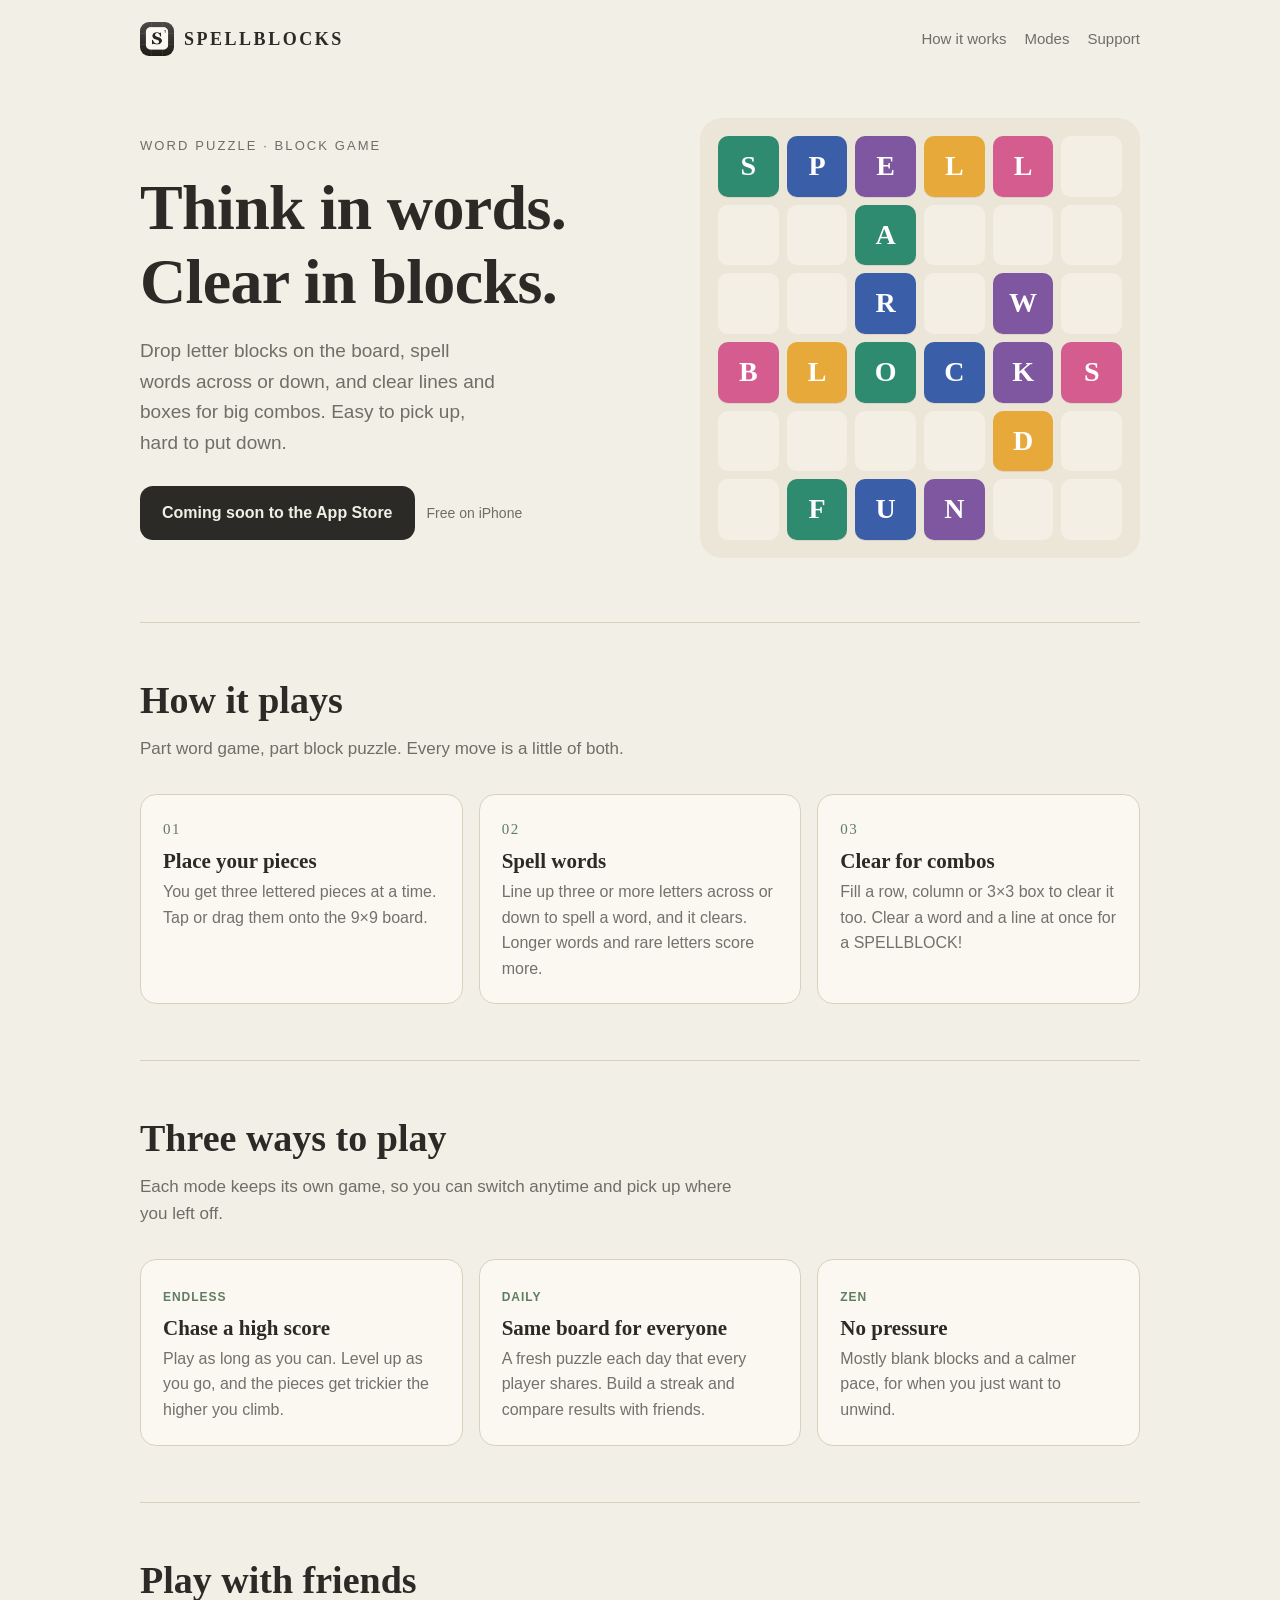
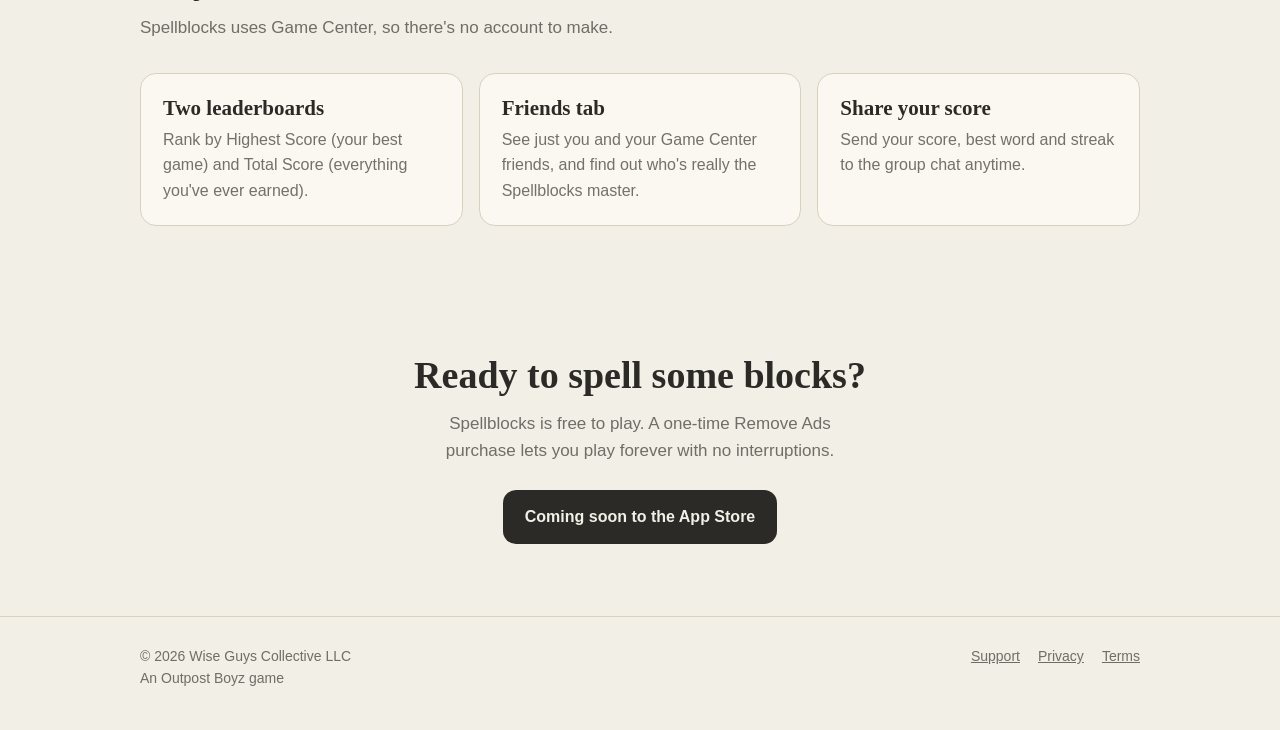
<file: index.html>
<!doctype html>
<html lang="en">
<head>
  <meta charset="utf-8">
  <meta name="viewport" content="width=device-width, initial-scale=1">
  <title>Spellblocks — Think in words. Clear in blocks.</title>
  <meta name="description" content="Spellblocks is a word puzzle block game for iPhone. Place letter blocks, spell words across or down, and clear lines and boxes for big combos.">
  <meta property="og:title" content="Spellblocks: Word Puzzle">
  <meta property="og:description" content="Think in words. Clear in blocks. A word puzzle block game for iPhone.">
  <meta property="og:image" content="https://spellblocks.app/icon-512.png">
  <meta property="og:url" content="https://spellblocks.app/">
  <link rel="icon" type="image/png" sizes="32x32" href="favicon-32.png">
  <link rel="apple-touch-icon" href="apple-touch-icon.png">
  <link rel="stylesheet" href="styles.css">
</head>
<body>
  <div class="wrap">
    <header class="nav">
      <a class="brand" href="./"><img src="icon-512.png" alt=""><span class="wordmark">SPELLBLOCKS</span></a>
      <nav class="nav-links">
        <a class="hide-sm" href="#how">How it works</a>
        <a class="hide-sm" href="#modes">Modes</a>
        <a href="support.html">Support</a>
      </nav>
    </header>

    <main>
      <div class="hero">
        <div>
          <p class="eyebrow">Word puzzle · Block game</p>
          <h1>Think in words.<br>Clear in blocks.</h1>
          <p class="lede">Drop letter blocks on the board, spell words across or down, and clear lines and boxes for big combos. Easy to pick up, hard to put down.</p>
          <div class="cta-row">
            <!-- When the app is live, change href to the App Store link and remove aria-disabled. -->
            <a class="btn" href="#" aria-disabled="true">Coming soon to the App Store</a>
            <span class="note">Free on iPhone</span>
          </div>
        </div>

        <div class="board" aria-hidden="true">
          <div class="tile t-emerald">S</div><div class="tile t-sapphire">P</div><div class="tile t-amethyst">E</div><div class="tile t-marigold">L</div><div class="tile t-candy">L</div><div class="cell"></div>
          <div class="cell"></div><div class="cell"></div><div class="tile t-emerald">A</div><div class="cell"></div><div class="cell"></div><div class="cell"></div>
          <div class="cell"></div><div class="cell"></div><div class="tile t-sapphire">R</div><div class="cell"></div><div class="tile t-amethyst">W</div><div class="cell"></div>
          <div class="tile t-candy">B</div><div class="tile t-marigold">L</div><div class="tile t-emerald">O</div><div class="tile t-sapphire">C</div><div class="tile t-amethyst">K</div><div class="tile t-candy">S</div>
          <div class="cell"></div><div class="cell"></div><div class="cell"></div><div class="cell"></div><div class="tile t-marigold">D</div><div class="cell"></div>
          <div class="cell"></div><div class="tile t-emerald">F</div><div class="tile t-sapphire">U</div><div class="tile t-amethyst">N</div><div class="cell"></div><div class="cell"></div>
        </div>
      </div>

      <section id="how">
        <div class="section-head">
          <h2>How it plays</h2>
          <p>Part word game, part block puzzle. Every move is a little of both.</p>
        </div>
        <div class="grid">
          <div class="card">
            <span class="step-num">01</span>
            <h3>Place your pieces</h3>
            <p>You get three lettered pieces at a time. Tap or drag them onto the 9×9 board.</p>
          </div>
          <div class="card">
            <span class="step-num">02</span>
            <h3>Spell words</h3>
            <p>Line up three or more letters across or down to spell a word, and it clears. Longer words and rare letters score more.</p>
          </div>
          <div class="card">
            <span class="step-num">03</span>
            <h3>Clear for combos</h3>
            <p>Fill a row, column or 3×3 box to clear it too. Clear a word and a line at once for a SPELLBLOCK!</p>
          </div>
        </div>
      </section>

      <section id="modes">
        <div class="section-head">
          <h2>Three ways to play</h2>
          <p>Each mode keeps its own game, so you can switch anytime and pick up where you left off.</p>
        </div>
        <div class="grid">
          <div class="card">
            <span class="chip">Endless</span>
            <h3>Chase a high score</h3>
            <p>Play as long as you can. Level up as you go, and the pieces get trickier the higher you climb.</p>
          </div>
          <div class="card">
            <span class="chip">Daily</span>
            <h3>Same board for everyone</h3>
            <p>A fresh puzzle each day that every player shares. Build a streak and compare results with friends.</p>
          </div>
          <div class="card">
            <span class="chip">Zen</span>
            <h3>No pressure</h3>
            <p>Mostly blank blocks and a calmer pace, for when you just want to unwind.</p>
          </div>
        </div>
      </section>

      <section>
        <div class="section-head">
          <h2>Play with friends</h2>
          <p>Spellblocks uses Game Center, so there's no account to make.</p>
        </div>
        <div class="grid">
          <div class="card">
            <h3>Two leaderboards</h3>
            <p>Rank by Highest Score (your best game) and Total Score (everything you've ever earned).</p>
          </div>
          <div class="card">
            <h3>Friends tab</h3>
            <p>See just you and your Game Center friends, and find out who's really the Spellblocks master.</p>
          </div>
          <div class="card">
            <h3>Share your score</h3>
            <p>Send your score, best word and streak to the group chat anytime.</p>
          </div>
        </div>
      </section>

      <div class="final">
        <h2>Ready to spell some blocks?</h2>
        <p>Spellblocks is free to play. A one-time Remove Ads purchase lets you play forever with no interruptions.</p>
        <div class="cta-row">
          <a class="btn" href="#" aria-disabled="true">Coming soon to the App Store</a>
        </div>
      </div>
    </main>
  </div>

  <footer>
    <div class="wrap foot">
      <span>© 2026 Wise Guys Collective LLC<br>An Outpost Boyz game</span>
      <nav>
        <a href="support.html">Support</a>
        <a href="privacy.html">Privacy</a>
        <a href="terms.html">Terms</a>
      </nav>
    </div>
  </footer>
</body>
</html>
</file>
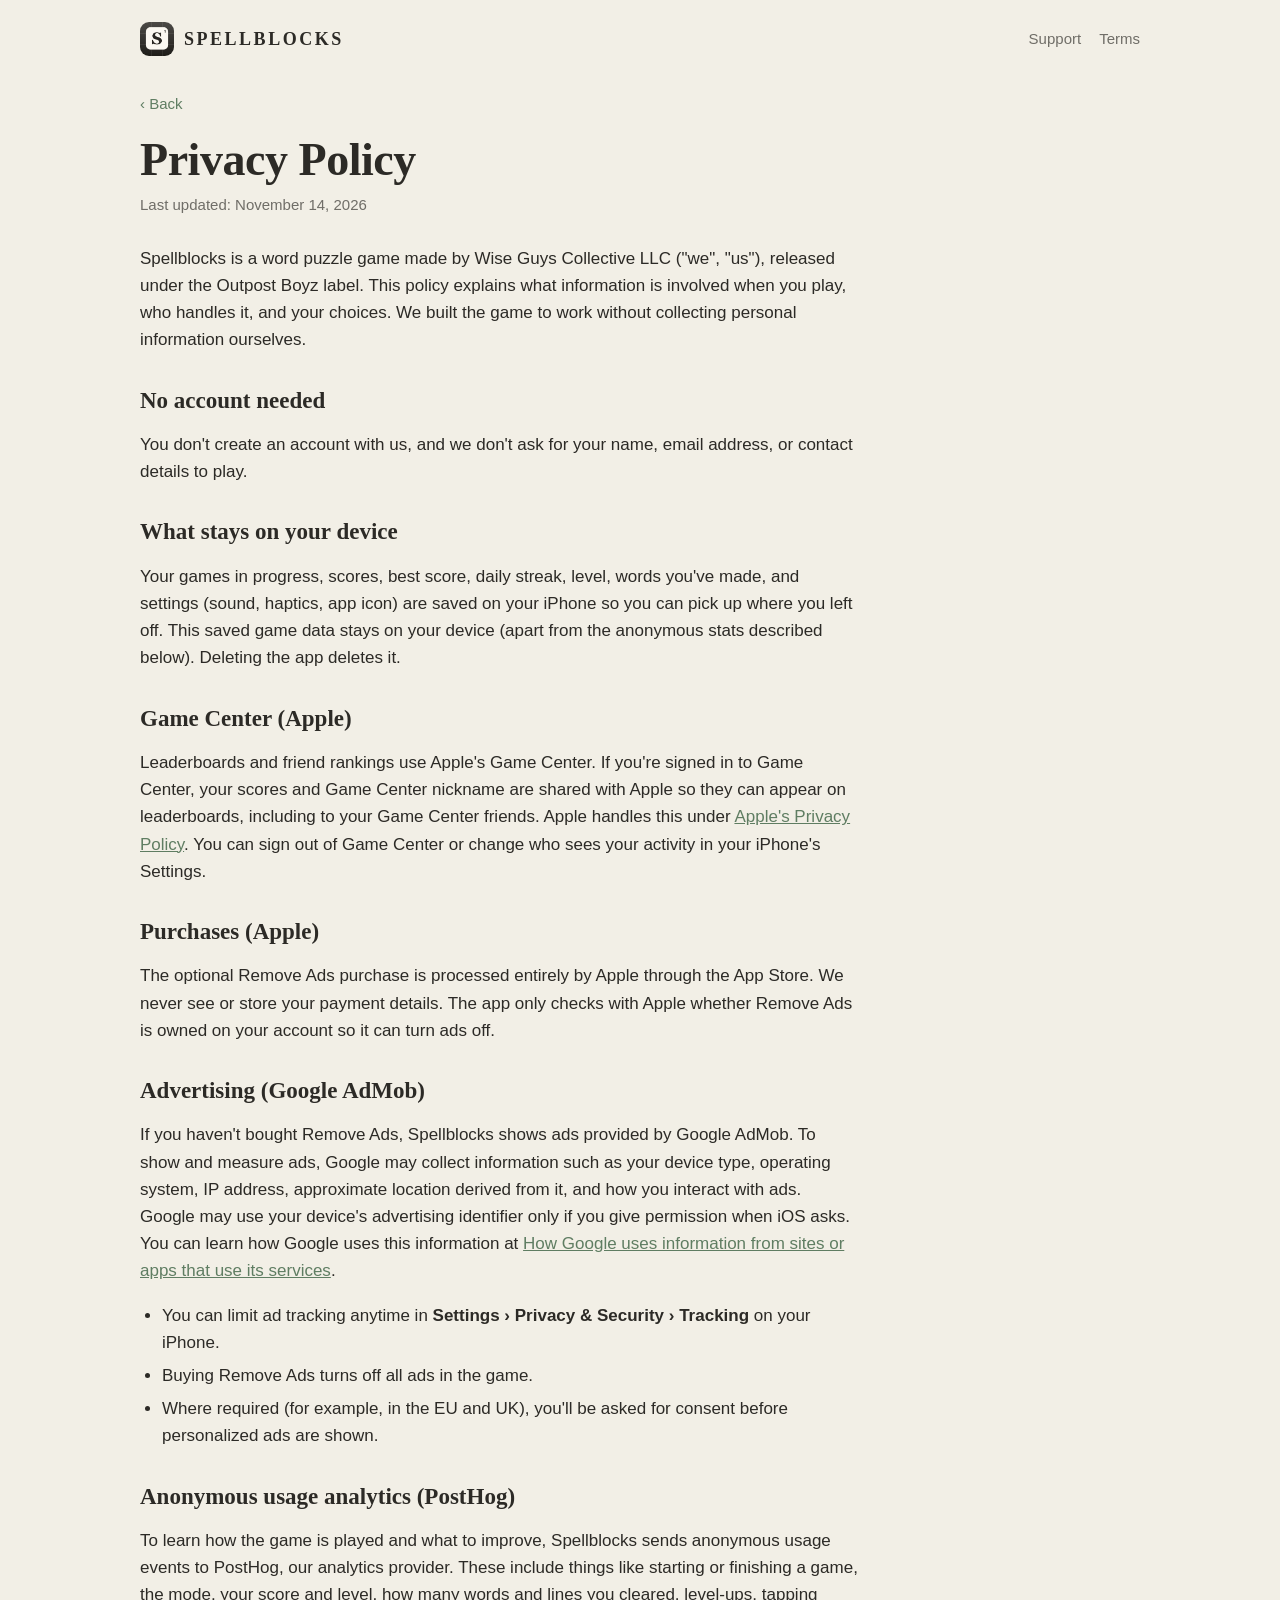
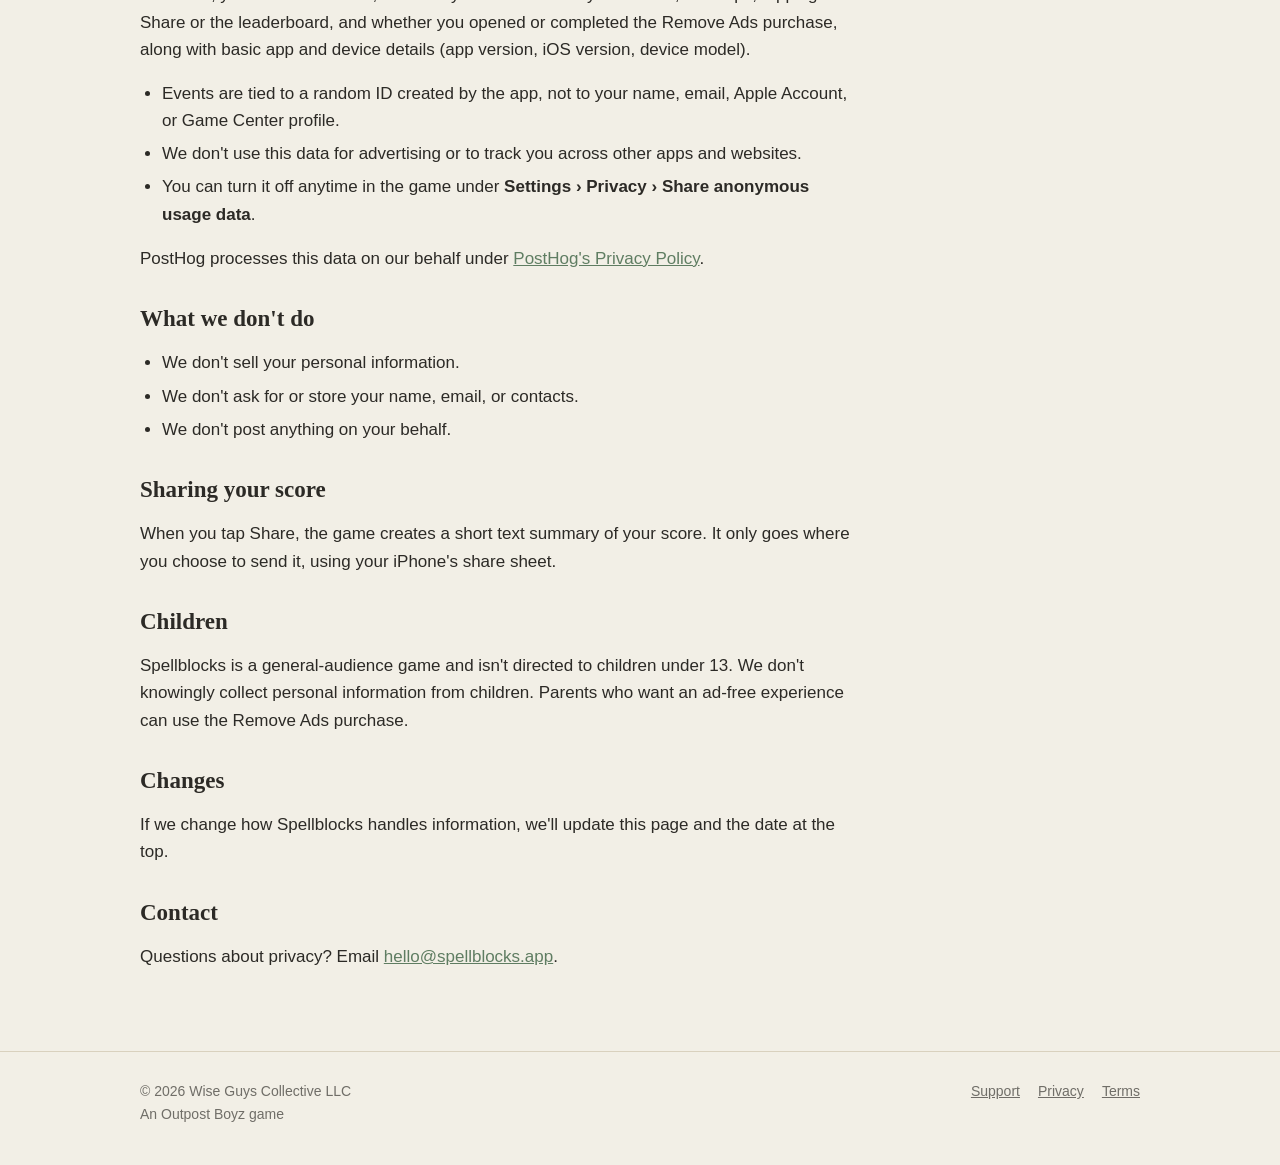
<file: privacy.html>
<!doctype html>
<html lang="en">
<head>
  <meta charset="utf-8">
  <meta name="viewport" content="width=device-width, initial-scale=1">
  <title>Privacy Policy — Spellblocks</title>
  <meta name="description" content="How Spellblocks handles your information.">
  <link rel="icon" type="image/png" sizes="32x32" href="favicon-32.png">
  <link rel="apple-touch-icon" href="apple-touch-icon.png">
  <link rel="stylesheet" href="styles.css">
</head>
<body>
  <div class="wrap">
    <header class="nav">
      <a class="brand" href="./"><img src="icon-512.png" alt=""><span class="wordmark">SPELLBLOCKS</span></a>
      <nav class="nav-links"><a href="support.html">Support</a><a href="terms.html">Terms</a></nav>
    </header>

    <main class="doc">
      <a class="back" href="./">‹ Back</a>
      <h1>Privacy Policy</h1>
      <p class="updated">Last updated: November 14, 2026</p>

      <p>Spellblocks is a word puzzle game made by Wise Guys Collective LLC ("we", "us"), released under the Outpost Boyz label. This policy explains what information is involved when you play, who handles it, and your choices. We built the game to work without collecting personal information ourselves.</p>

      <h2>No account needed</h2>
      <p>You don't create an account with us, and we don't ask for your name, email address, or contact details to play.</p>

      <h2>What stays on your device</h2>
      <p>Your games in progress, scores, best score, daily streak, level, words you've made, and settings (sound, haptics, app icon) are saved on your iPhone so you can pick up where you left off. This saved game data stays on your device (apart from the anonymous stats described below). Deleting the app deletes it.</p>

      <h2>Game Center (Apple)</h2>
      <p>Leaderboards and friend rankings use Apple's Game Center. If you're signed in to Game Center, your scores and Game Center nickname are shared with Apple so they can appear on leaderboards, including to your Game Center friends. Apple handles this under <a href="https://www.apple.com/legal/privacy/">Apple's Privacy Policy</a>. You can sign out of Game Center or change who sees your activity in your iPhone's Settings.</p>

      <h2>Purchases (Apple)</h2>
      <p>The optional Remove Ads purchase is processed entirely by Apple through the App Store. We never see or store your payment details. The app only checks with Apple whether Remove Ads is owned on your account so it can turn ads off.</p>

      <h2>Advertising (Google AdMob)</h2>
      <p>If you haven't bought Remove Ads, Spellblocks shows ads provided by Google AdMob. To show and measure ads, Google may collect information such as your device type, operating system, IP address, approximate location derived from it, and how you interact with ads. Google may use your device's advertising identifier only if you give permission when iOS asks. You can learn how Google uses this information at <a href="https://policies.google.com/technologies/partner-sites">How Google uses information from sites or apps that use its services</a>.</p>
      <ul>
        <li>You can limit ad tracking anytime in <strong>Settings › Privacy &amp; Security › Tracking</strong> on your iPhone.</li>
        <li>Buying Remove Ads turns off all ads in the game.</li>
        <li>Where required (for example, in the EU and UK), you'll be asked for consent before personalized ads are shown.</li>
      </ul>

      <h2>Anonymous usage analytics (PostHog)</h2>
      <p>To learn how the game is played and what to improve, Spellblocks sends anonymous usage events to PostHog, our analytics provider. These include things like starting or finishing a game, the mode, your score and level, how many words and lines you cleared, level-ups, tapping Share or the leaderboard, and whether you opened or completed the Remove Ads purchase, along with basic app and device details (app version, iOS version, device model).</p>
      <ul>
        <li>Events are tied to a random ID created by the app, not to your name, email, Apple Account, or Game Center profile.</li>
        <li>We don't use this data for advertising or to track you across other apps and websites.</li>
        <li>You can turn it off anytime in the game under <strong>Settings › Privacy › Share anonymous usage data</strong>.</li>
      </ul>
      <p>PostHog processes this data on our behalf under <a href="https://posthog.com/privacy">PostHog's Privacy Policy</a>.</p>

      <h2>What we don't do</h2>
      <ul>
        <li>We don't sell your personal information.</li>
        <li>We don't ask for or store your name, email, or contacts.</li>
        <li>We don't post anything on your behalf.</li>
      </ul>

      <h2>Sharing your score</h2>
      <p>When you tap Share, the game creates a short text summary of your score. It only goes where you choose to send it, using your iPhone's share sheet.</p>

      <h2>Children</h2>
      <p>Spellblocks is a general-audience game and isn't directed to children under 13. We don't knowingly collect personal information from children. Parents who want an ad-free experience can use the Remove Ads purchase.</p>

      <h2>Changes</h2>
      <p>If we change how Spellblocks handles information, we'll update this page and the date at the top.</p>

      <h2>Contact</h2>
      <p>Questions about privacy? Email <a href="mailto:hello@spellblocks.app">hello@spellblocks.app</a>.</p>
    </main>
  </div>

  <footer>
    <div class="wrap foot">
      <span>© 2026 Wise Guys Collective LLC<br>An Outpost Boyz game</span>
      <nav><a href="support.html">Support</a><a href="privacy.html">Privacy</a><a href="terms.html">Terms</a></nav>
    </div>
  </footer>
</body>
</html>
</file>
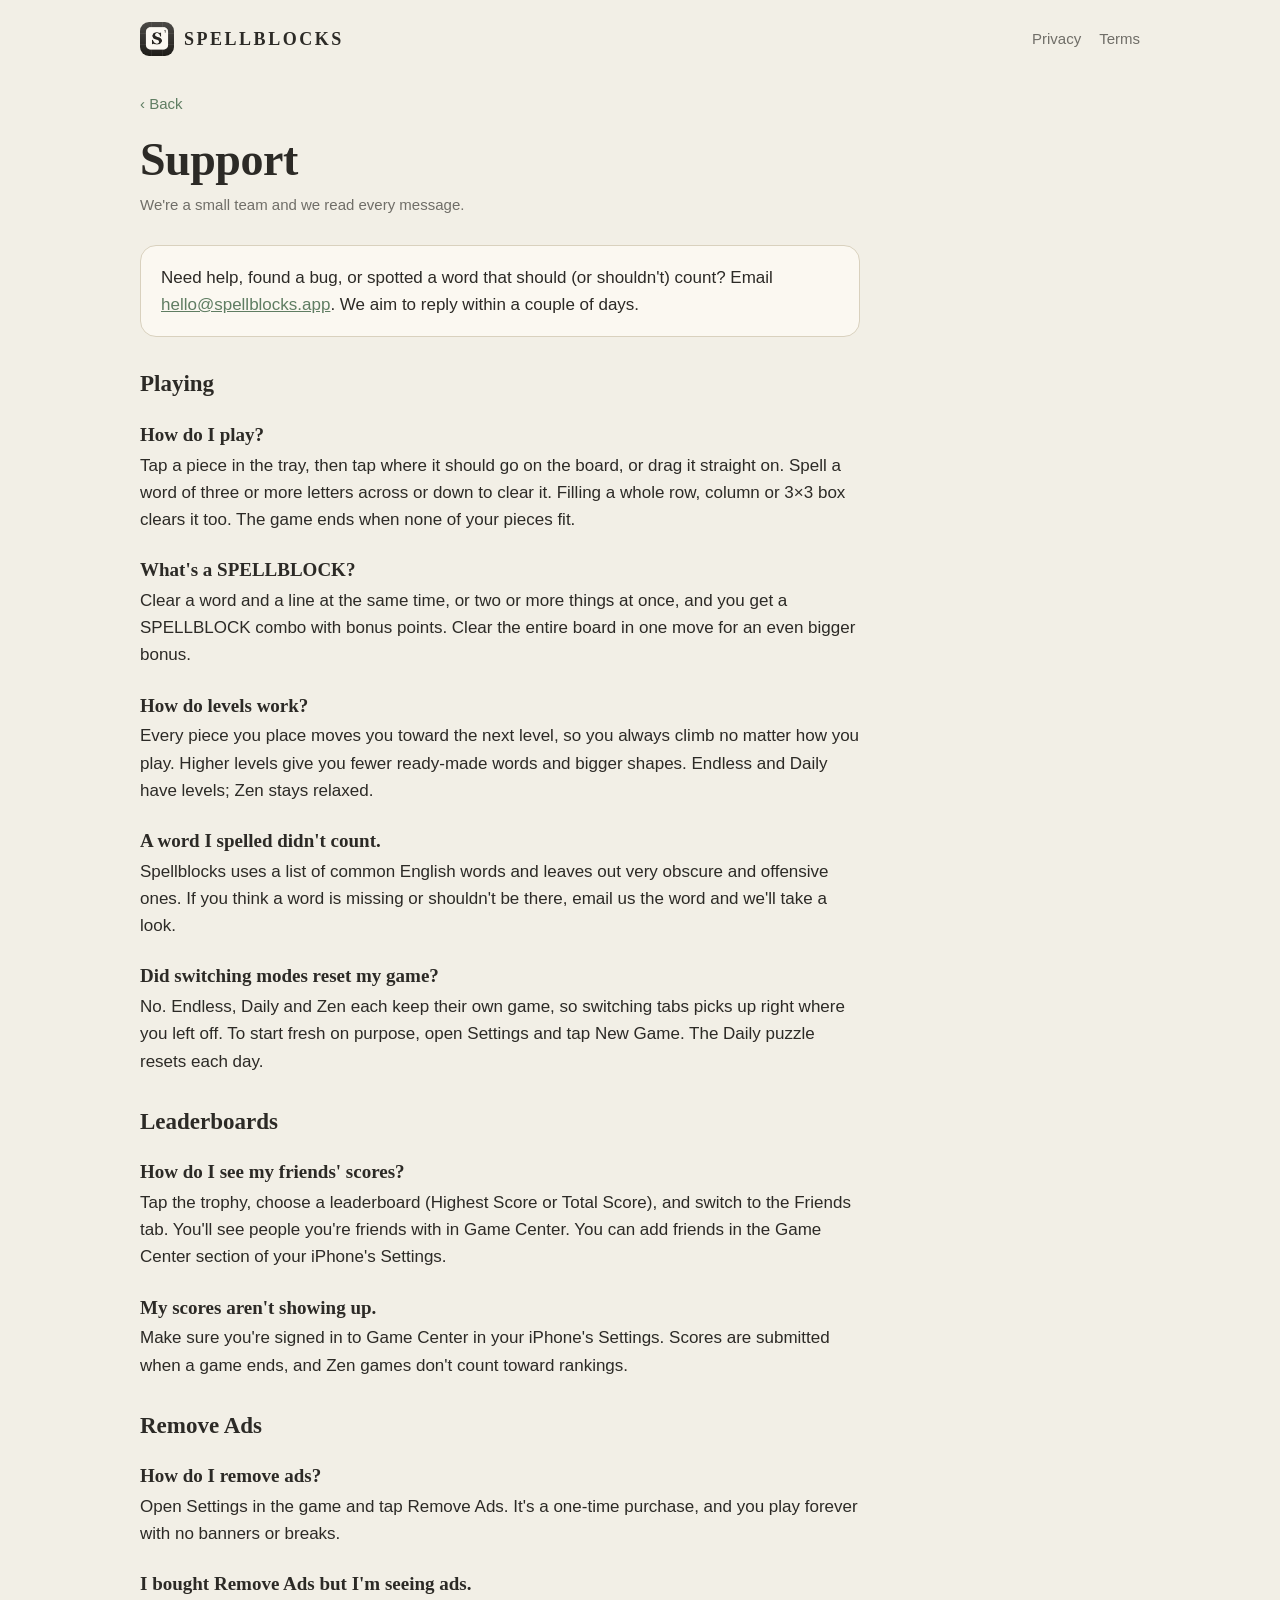
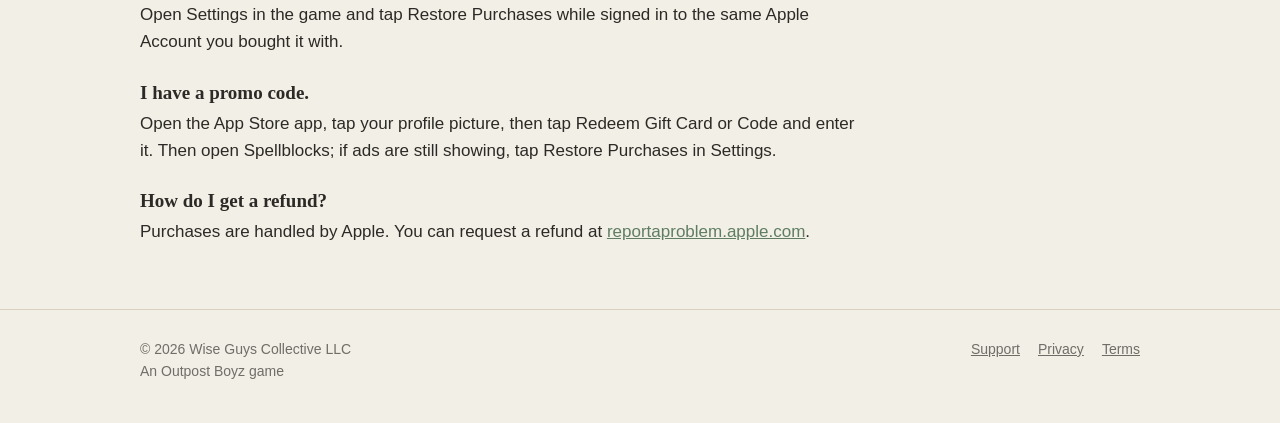
<file: support.html>
<!doctype html>
<html lang="en">
<head>
  <meta charset="utf-8">
  <meta name="viewport" content="width=device-width, initial-scale=1">
  <title>Support — Spellblocks</title>
  <meta name="description" content="Help with Spellblocks: how to play, Remove Ads, leaderboards and more.">
  <link rel="icon" type="image/png" sizes="32x32" href="favicon-32.png">
  <link rel="apple-touch-icon" href="apple-touch-icon.png">
  <link rel="stylesheet" href="styles.css">
</head>
<body>
  <div class="wrap">
    <header class="nav">
      <a class="brand" href="./"><img src="icon-512.png" alt=""><span class="wordmark">SPELLBLOCKS</span></a>
      <nav class="nav-links"><a href="privacy.html">Privacy</a><a href="terms.html">Terms</a></nav>
    </header>

    <main class="doc faq">
      <a class="back" href="./">‹ Back</a>
      <h1>Support</h1>
      <p class="updated">We're a small team and we read every message.</p>

      <div class="callout">
        Need help, found a bug, or spotted a word that should (or shouldn't) count? Email <a href="mailto:hello@spellblocks.app">hello@spellblocks.app</a>. We aim to reply within a couple of days.
      </div>

      <h2>Playing</h2>

      <h3>How do I play?</h3>
      <p>Tap a piece in the tray, then tap where it should go on the board, or drag it straight on. Spell a word of three or more letters across or down to clear it. Filling a whole row, column or 3×3 box clears it too. The game ends when none of your pieces fit.</p>

      <h3>What's a SPELLBLOCK?</h3>
      <p>Clear a word and a line at the same time, or two or more things at once, and you get a SPELLBLOCK combo with bonus points. Clear the entire board in one move for an even bigger bonus.</p>

      <h3>How do levels work?</h3>
      <p>Every piece you place moves you toward the next level, so you always climb no matter how you play. Higher levels give you fewer ready-made words and bigger shapes. Endless and Daily have levels; Zen stays relaxed.</p>

      <h3>A word I spelled didn't count.</h3>
      <p>Spellblocks uses a list of common English words and leaves out very obscure and offensive ones. If you think a word is missing or shouldn't be there, email us the word and we'll take a look.</p>

      <h3>Did switching modes reset my game?</h3>
      <p>No. Endless, Daily and Zen each keep their own game, so switching tabs picks up right where you left off. To start fresh on purpose, open Settings and tap New Game. The Daily puzzle resets each day.</p>

      <h2>Leaderboards</h2>

      <h3>How do I see my friends' scores?</h3>
      <p>Tap the trophy, choose a leaderboard (Highest Score or Total Score), and switch to the Friends tab. You'll see people you're friends with in Game Center. You can add friends in the Game Center section of your iPhone's Settings.</p>

      <h3>My scores aren't showing up.</h3>
      <p>Make sure you're signed in to Game Center in your iPhone's Settings. Scores are submitted when a game ends, and Zen games don't count toward rankings.</p>

      <h2>Remove Ads</h2>

      <h3>How do I remove ads?</h3>
      <p>Open Settings in the game and tap Remove Ads. It's a one-time purchase, and you play forever with no banners or breaks.</p>

      <h3>I bought Remove Ads but I'm seeing ads.</h3>
      <p>Open Settings in the game and tap Restore Purchases while signed in to the same Apple Account you bought it with.</p>

      <h3>I have a promo code.</h3>
      <p>Open the App Store app, tap your profile picture, then tap Redeem Gift Card or Code and enter it. Then open Spellblocks; if ads are still showing, tap Restore Purchases in Settings.</p>

      <h3>How do I get a refund?</h3>
      <p>Purchases are handled by Apple. You can request a refund at <a href="https://reportaproblem.apple.com">reportaproblem.apple.com</a>.</p>
    </main>
  </div>

  <footer>
    <div class="wrap foot">
      <span>© 2026 Wise Guys Collective LLC<br>An Outpost Boyz game</span>
      <nav><a href="support.html">Support</a><a href="privacy.html">Privacy</a><a href="terms.html">Terms</a></nav>
    </div>
  </footer>
</body>
</html>
</file>
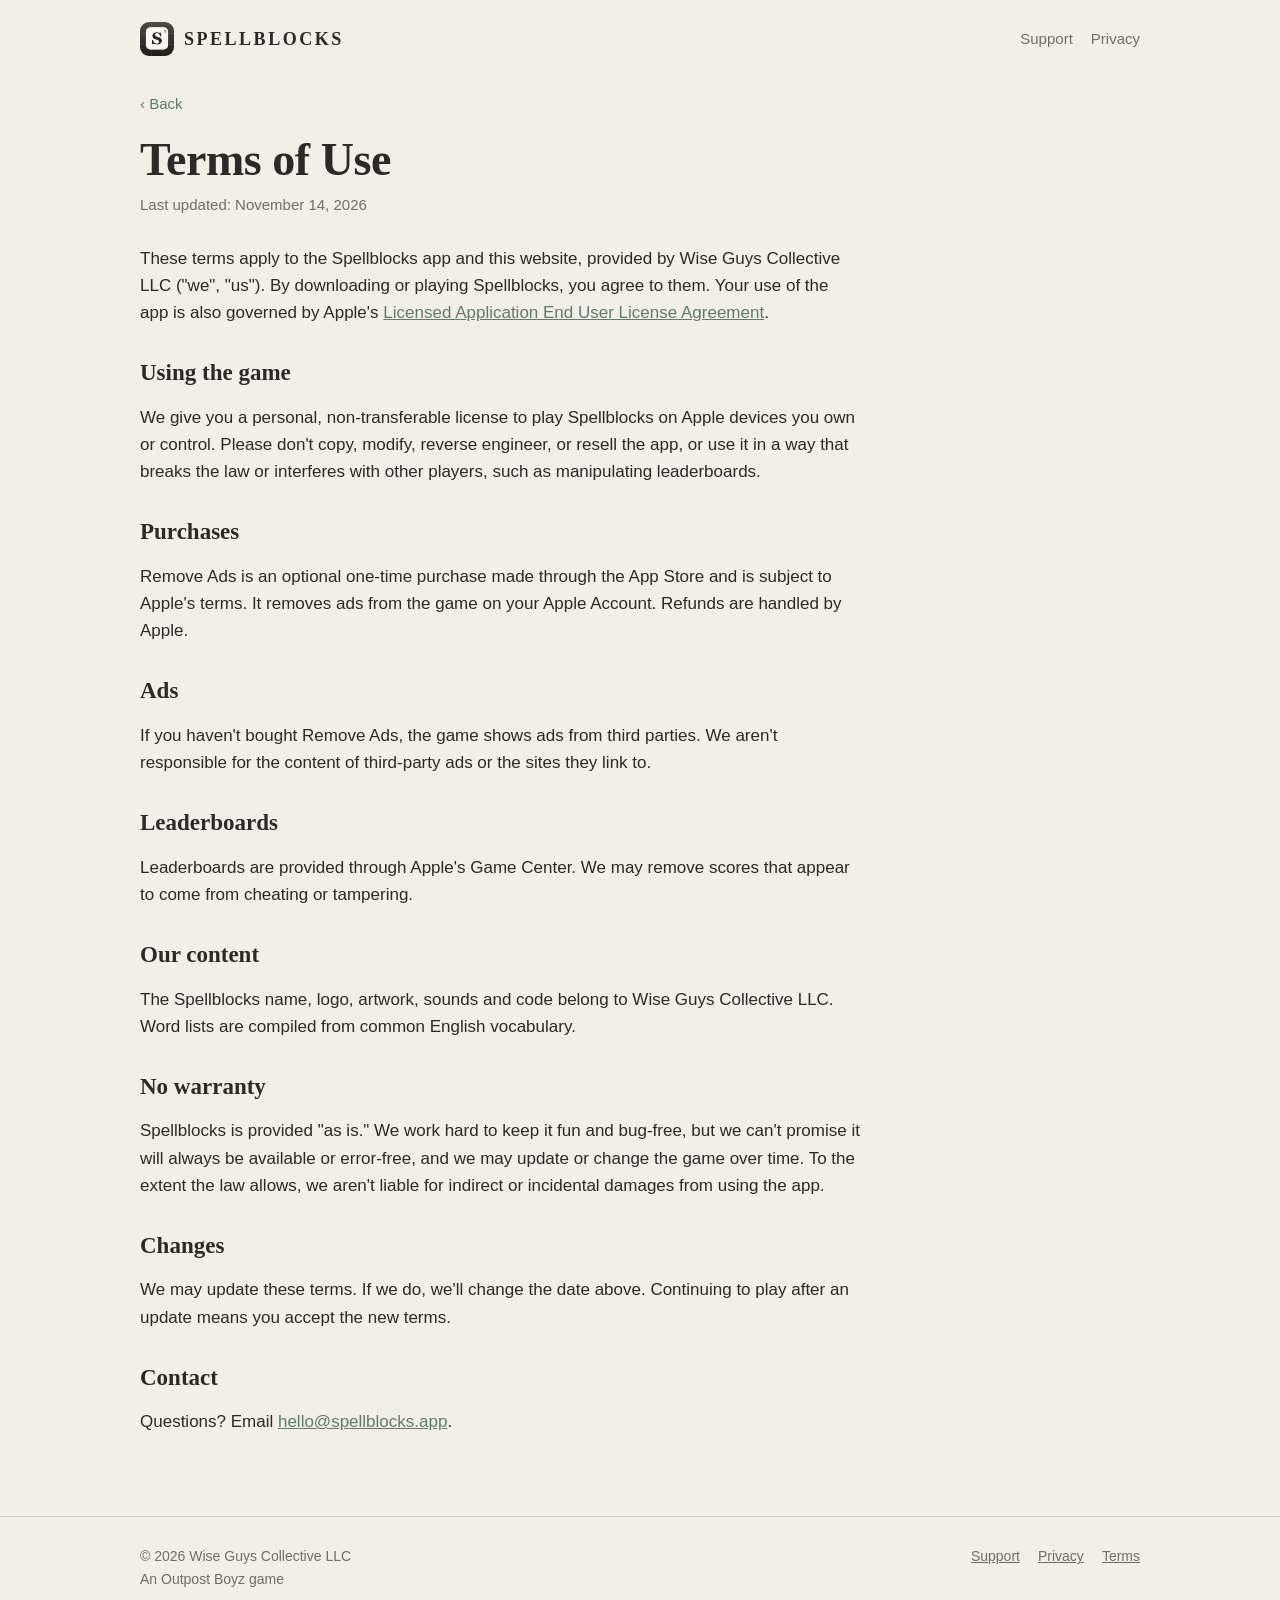
<file: terms.html>
<!doctype html>
<html lang="en">
<head>
  <meta charset="utf-8">
  <meta name="viewport" content="width=device-width, initial-scale=1">
  <title>Terms of Use — Spellblocks</title>
  <meta name="description" content="Terms of use for Spellblocks.">
  <link rel="icon" type="image/png" sizes="32x32" href="favicon-32.png">
  <link rel="apple-touch-icon" href="apple-touch-icon.png">
  <link rel="stylesheet" href="styles.css">
</head>
<body>
  <div class="wrap">
    <header class="nav">
      <a class="brand" href="./"><img src="icon-512.png" alt=""><span class="wordmark">SPELLBLOCKS</span></a>
      <nav class="nav-links"><a href="support.html">Support</a><a href="privacy.html">Privacy</a></nav>
    </header>

    <main class="doc">
      <a class="back" href="./">‹ Back</a>
      <h1>Terms of Use</h1>
      <p class="updated">Last updated: November 14, 2026</p>

      <p>These terms apply to the Spellblocks app and this website, provided by Wise Guys Collective LLC ("we", "us"). By downloading or playing Spellblocks, you agree to them. Your use of the app is also governed by Apple's <a href="https://www.apple.com/legal/internet-services/itunes/dev/stdeula/">Licensed Application End User License Agreement</a>.</p>

      <h2>Using the game</h2>
      <p>We give you a personal, non-transferable license to play Spellblocks on Apple devices you own or control. Please don't copy, modify, reverse engineer, or resell the app, or use it in a way that breaks the law or interferes with other players, such as manipulating leaderboards.</p>

      <h2>Purchases</h2>
      <p>Remove Ads is an optional one-time purchase made through the App Store and is subject to Apple's terms. It removes ads from the game on your Apple Account. Refunds are handled by Apple.</p>

      <h2>Ads</h2>
      <p>If you haven't bought Remove Ads, the game shows ads from third parties. We aren't responsible for the content of third-party ads or the sites they link to.</p>

      <h2>Leaderboards</h2>
      <p>Leaderboards are provided through Apple's Game Center. We may remove scores that appear to come from cheating or tampering.</p>

      <h2>Our content</h2>
      <p>The Spellblocks name, logo, artwork, sounds and code belong to Wise Guys Collective LLC. Word lists are compiled from common English vocabulary.</p>

      <h2>No warranty</h2>
      <p>Spellblocks is provided "as is." We work hard to keep it fun and bug-free, but we can't promise it will always be available or error-free, and we may update or change the game over time. To the extent the law allows, we aren't liable for indirect or incidental damages from using the app.</p>

      <h2>Changes</h2>
      <p>We may update these terms. If we do, we'll change the date above. Continuing to play after an update means you accept the new terms.</p>

      <h2>Contact</h2>
      <p>Questions? Email <a href="mailto:hello@spellblocks.app">hello@spellblocks.app</a>.</p>
    </main>
  </div>

  <footer>
    <div class="wrap foot">
      <span>© 2026 Wise Guys Collective LLC<br>An Outpost Boyz game</span>
      <nav><a href="support.html">Support</a><a href="privacy.html">Privacy</a><a href="terms.html">Terms</a></nav>
    </div>
  </footer>
</body>
</html>
</file>
<file: styles.css>
/* Spellblocks site — same warm-ivory + serif identity as the app. */
:root {
  --bg: #f2efe6;
  --surface: #fbf8f1;
  --sunk: #ece6d8;
  --fg: #2c2a26;
  --muted: rgba(44, 42, 38, 0.66);
  --line: #d9d1be;
  --sage: #7c9a7e;
  --sage-deep: #5f7d62;
  --emerald: #2e8b6f;
  --sapphire: #3a5fa8;
  --amethyst: #7e57a0;
  --marigold: #e8a93b;
  --candy: #d45c8e;
  --serif: ui-serif, "New York", "Iowan Old Style", Georgia, "Times New Roman", serif;
  --sans: -apple-system, BlinkMacSystemFont, "SF Pro Text", "Segoe UI", Roboto, Helvetica, Arial, sans-serif;
  --radius: 16px;
  --max: 1040px;
}

:root:not([data-theme="light"]) {
  color-scheme: light dark;
}
@media (prefers-color-scheme: dark) {
  :root:not([data-theme="light"]) {
    --bg: #1d1c19;
    --surface: #26241f;
    --sunk: #2f2c26;
    --fg: #f2efe6;
    --muted: rgba(242, 239, 230, 0.68);
    --line: #3d3930;
    --sage: #94b396;
    --sage-deep: #a9c4ab;
  }
}

* { box-sizing: border-box; }
html { -webkit-text-size-adjust: 100%; }
body {
  margin: 0;
  background: var(--bg);
  color: var(--fg);
  font-family: var(--sans);
  font-size: 17px;
  line-height: 1.6;
}
a { color: var(--sage-deep); }
a:hover { text-decoration-thickness: 2px; }
img { max-width: 100%; display: block; }

.wrap { max-width: var(--max); margin: 0 auto; padding: 0 20px; }

/* Nav */
.nav { display: flex; align-items: center; justify-content: space-between; padding: 22px 0; gap: 16px; }
.brand { display: flex; align-items: center; gap: 10px; color: var(--fg); text-decoration: none; }
.brand img { width: 34px; height: 34px; border-radius: 9px; }
.wordmark { font-family: var(--serif); font-weight: 600; letter-spacing: 0.14em; font-size: 18px; }
.nav-links { display: flex; gap: 18px; font-size: 15px; }
.nav-links a { color: var(--muted); text-decoration: none; }
.nav-links a:hover { color: var(--fg); }

/* Buttons */
.btn {
  display: inline-flex; align-items: center; gap: 8px;
  padding: 14px 22px; border-radius: 13px;
  background: var(--fg); color: var(--bg);
  font-weight: 600; text-decoration: none; font-size: 16px;
}
.btn.secondary { background: transparent; color: var(--fg); border: 1px solid var(--line); }
.btn[aria-disabled="true"] { cursor: default; }

/* Hero */
.hero { padding: 40px 0 64px; display: grid; grid-template-columns: 1.05fr 1fr; gap: 48px; align-items: center; }
.eyebrow { font-size: 13px; letter-spacing: 0.16em; text-transform: uppercase; color: var(--muted); margin: 0 0 14px; }
h1, h2, h3 { font-family: var(--serif); font-weight: 600; line-height: 1.15; margin: 0; }
h1 { font-size: clamp(40px, 6vw, 64px); letter-spacing: -0.01em; }
.lede { font-size: 19px; color: var(--muted); margin: 18px 0 28px; max-width: 34ch; }
.cta-row { display: flex; flex-wrap: wrap; gap: 12px; align-items: center; }
.note { font-size: 14px; color: var(--muted); }

/* Letter tiles, like the board */
.board {
  background: var(--sunk); border-radius: 22px; padding: 18px;
  display: grid; grid-template-columns: repeat(6, 1fr); gap: 8px;
  max-width: 440px; margin-left: auto; width: 100%;
}
.cell { aspect-ratio: 1; border-radius: 10px; background: var(--surface); opacity: 0.55; }
.tile {
  aspect-ratio: 1; border-radius: 10px; color: #fff;
  display: grid; place-items: center;
  font-family: var(--serif); font-weight: 600; font-size: clamp(18px, 3.2vw, 28px);
  box-shadow: 0 1px 0 rgba(0, 0, 0, 0.08);
}
.t-emerald { background: var(--emerald); }
.t-sapphire { background: var(--sapphire); }
.t-amethyst { background: var(--amethyst); }
.t-marigold { background: var(--marigold); }
.t-candy { background: var(--candy); }

/* Sections */
section { padding: 56px 0; border-top: 1px solid var(--line); }
.section-head { max-width: 620px; margin-bottom: 32px; }
.section-head p { color: var(--muted); margin: 12px 0 0; }
h2 { font-size: clamp(28px, 4vw, 38px); }
.grid { display: grid; grid-template-columns: repeat(3, 1fr); gap: 16px; }
.card { background: var(--surface); border: 1px solid var(--line); border-radius: var(--radius); padding: 22px; }
.card h3 { font-size: 21px; margin-bottom: 6px; }
.card p { margin: 0; color: var(--muted); font-size: 16px; }
.step-num { font-family: var(--serif); color: var(--sage-deep); font-size: 15px; letter-spacing: 0.1em; margin-bottom: 8px; display: block; }
.chip { display: inline-block; font-size: 12px; font-weight: 700; letter-spacing: 0.08em; text-transform: uppercase; color: var(--sage-deep); margin-bottom: 8px; }

.final { text-align: center; padding: 72px 0; }
.final p { color: var(--muted); margin: 12px auto 26px; max-width: 46ch; }
.final .cta-row { justify-content: center; }

/* Footer */
footer { border-top: 1px solid var(--line); padding: 28px 0 40px; font-size: 14px; color: var(--muted); }
.foot { display: flex; flex-wrap: wrap; justify-content: space-between; gap: 12px; }
.foot nav { display: flex; gap: 18px; }
.foot a { color: var(--muted); }

/* Document pages (privacy, support, terms) */
.doc { max-width: 720px; padding: 12px 0 64px; }
.doc .back { display: inline-block; margin-bottom: 18px; font-size: 15px; text-decoration: none; }
.doc h1 { font-size: clamp(34px, 5vw, 46px); margin-bottom: 6px; }
.doc .updated { color: var(--muted); font-size: 15px; margin: 0 0 28px; }
.doc h2 { font-size: 23px; margin: 34px 0 8px; }
.doc p, .doc li { color: var(--fg); }
.doc ul { padding-left: 22px; }
.doc li { margin-bottom: 6px; }
.faq h3 { font-size: 19px; margin: 26px 0 6px; }
.faq p { margin: 0; }
.callout { background: var(--surface); border: 1px solid var(--line); border-radius: var(--radius); padding: 18px 20px; margin: 8px 0 8px; }

@media (max-width: 820px) {
  .hero { grid-template-columns: 1fr; gap: 32px; padding-top: 16px; }
  .board { margin: 0 auto; }
  .grid { grid-template-columns: 1fr; }
  .nav-links { gap: 14px; font-size: 14px; }
  .nav-links .hide-sm { display: none; }
}
</file>
